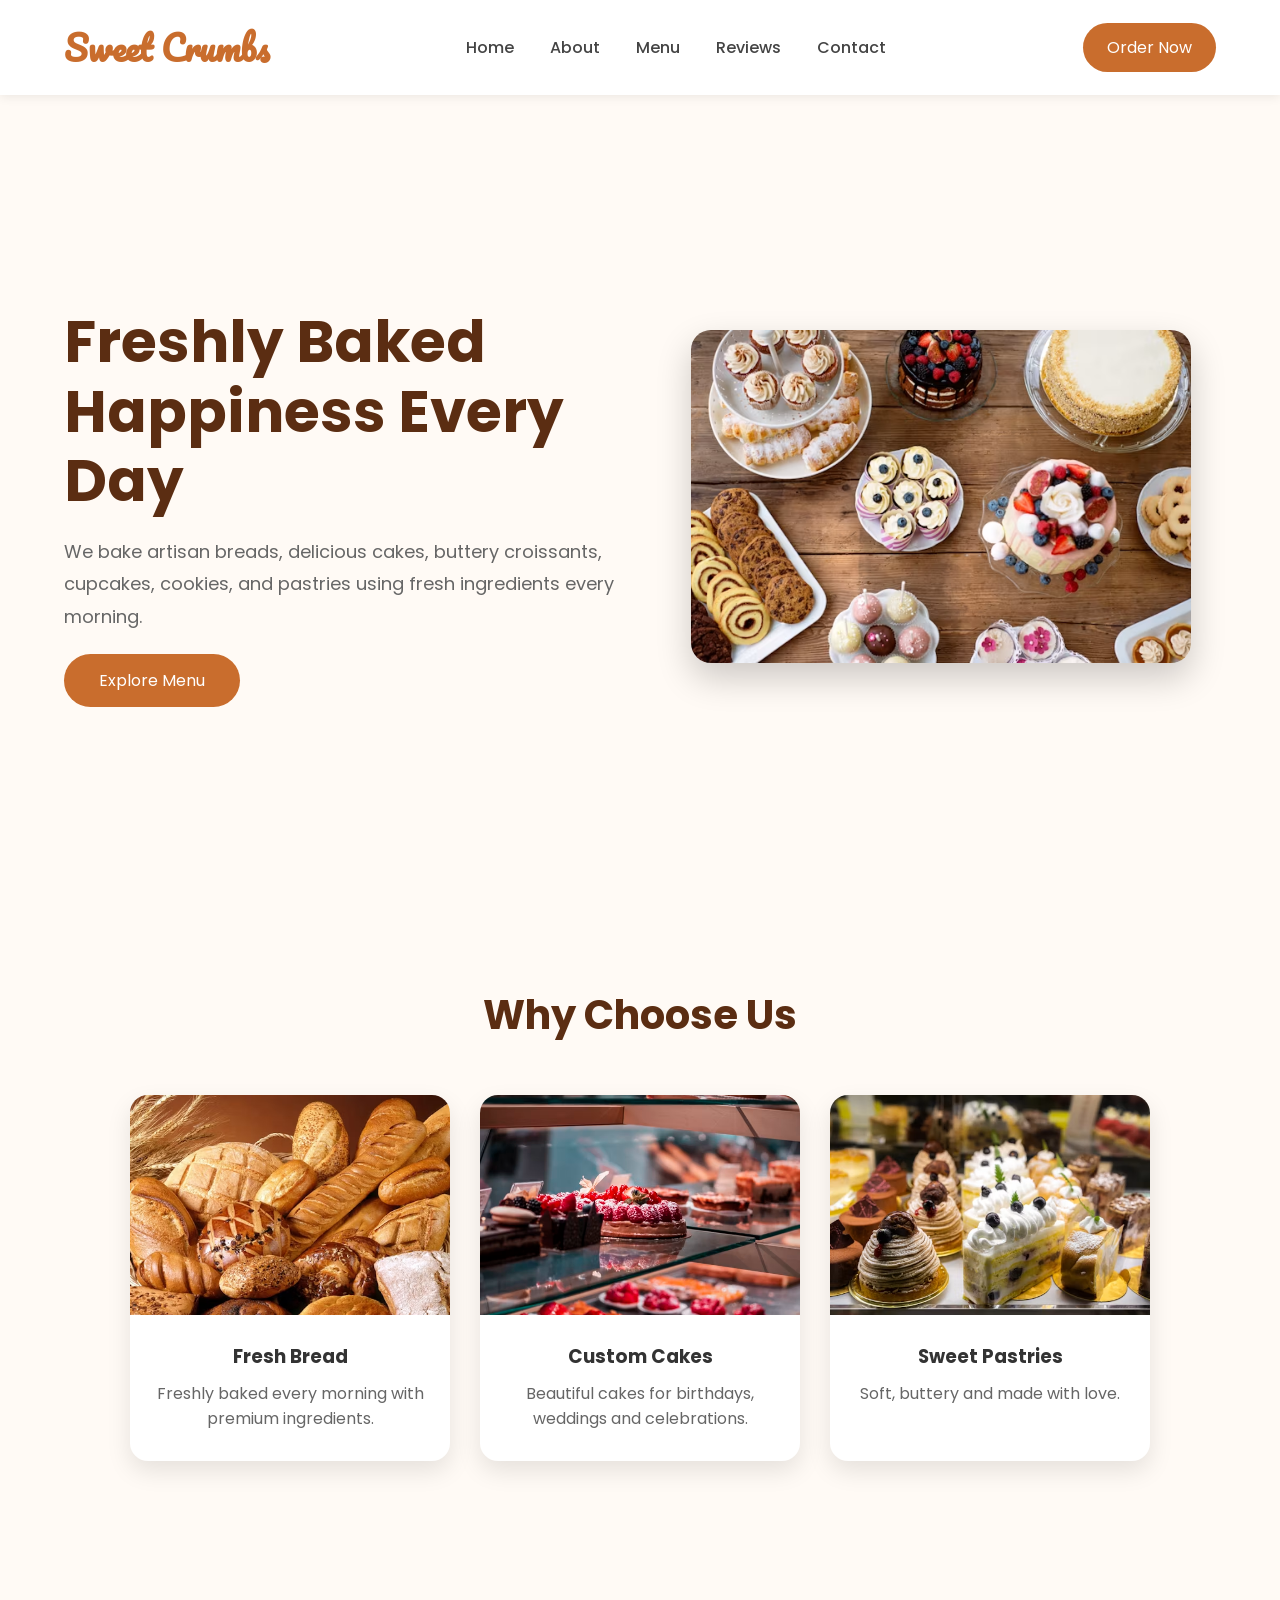
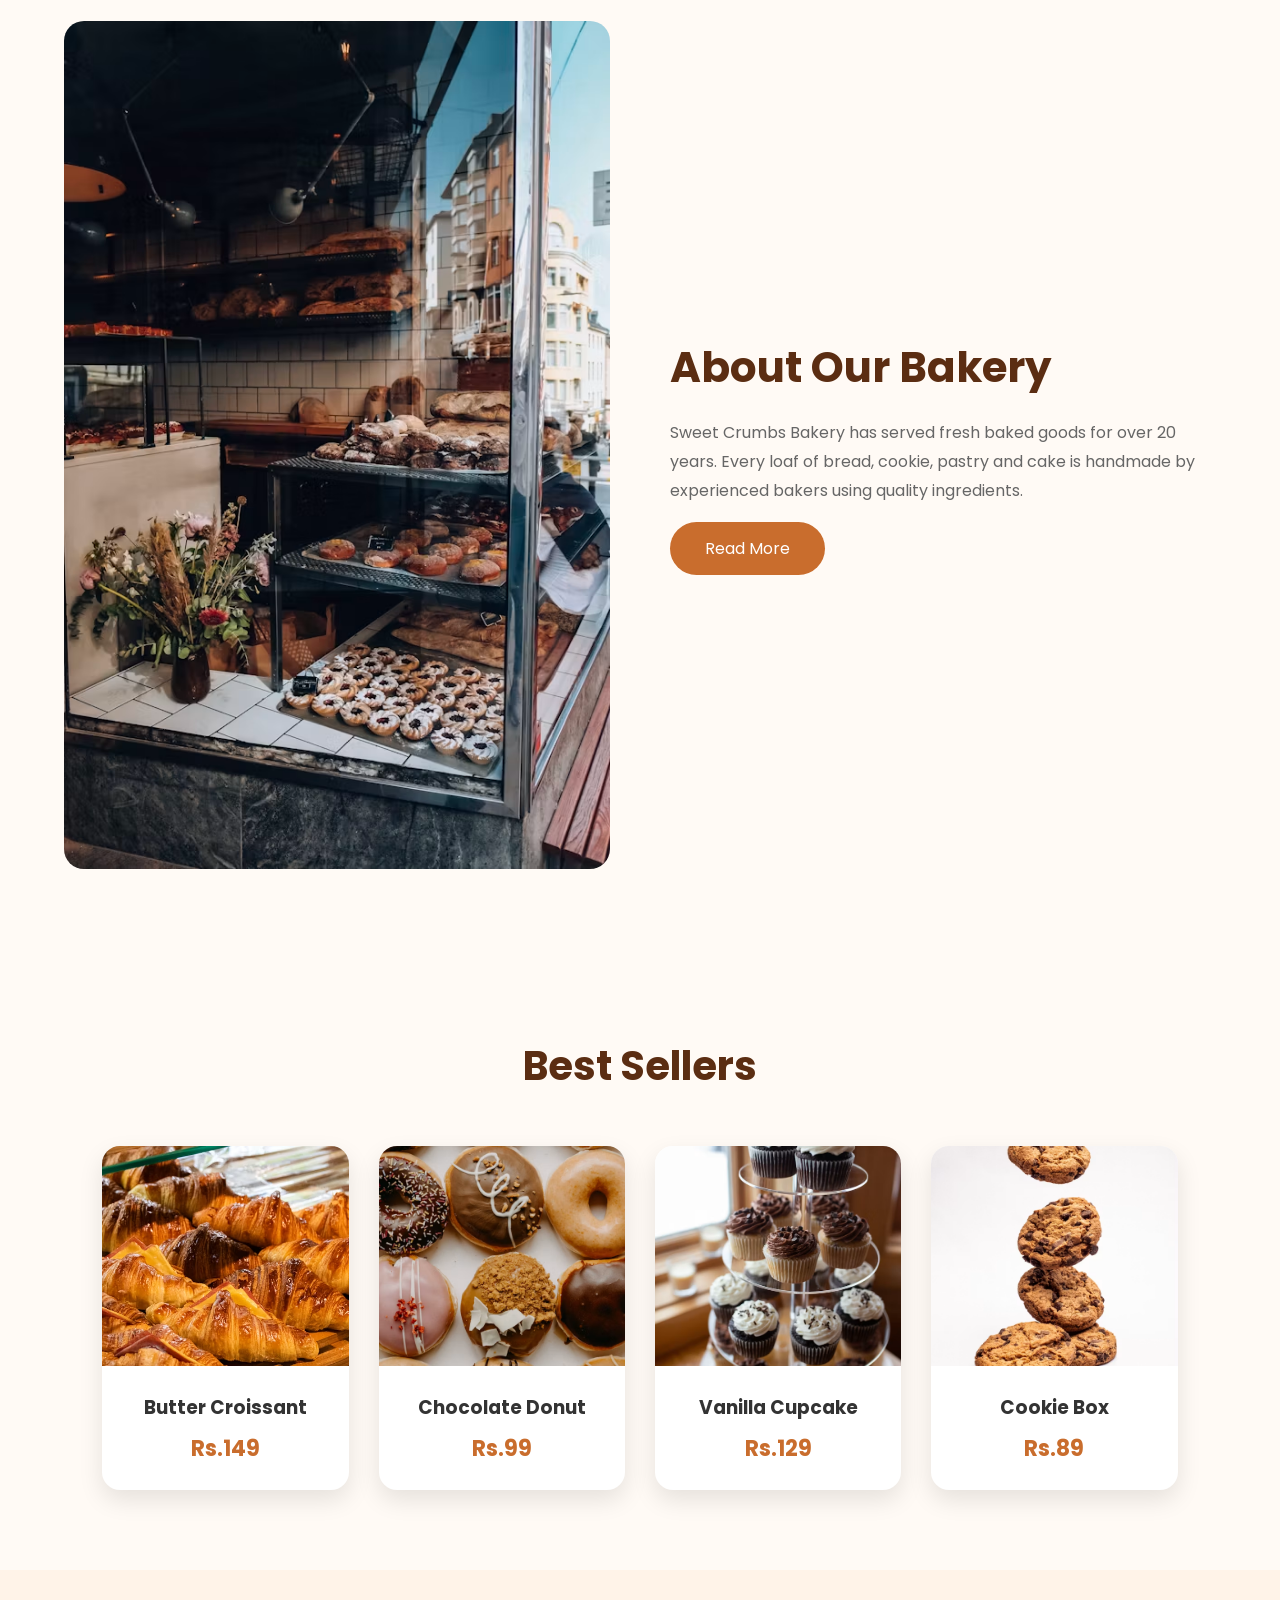
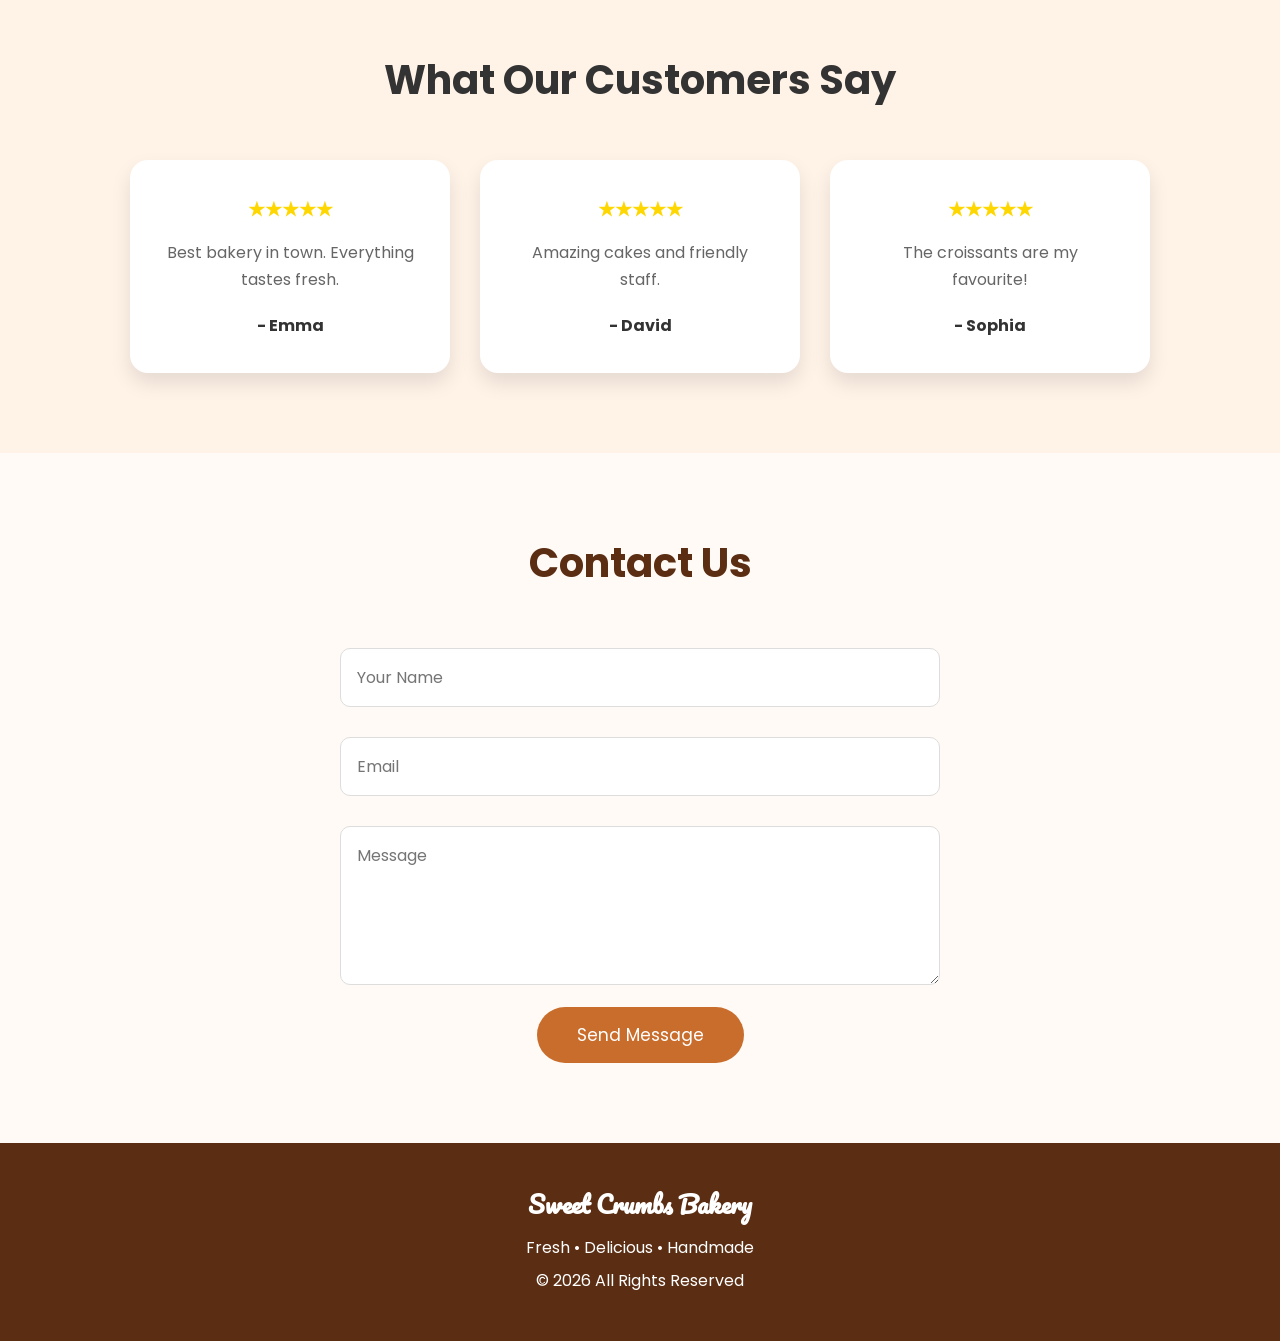
<file: WebDev-L1-LandingPage/index.html>
<!DOCTYPE html>
<html lang="en">

<head>
    <meta charset="UTF-8">
    <meta name="viewport" content="width=device-width, initial-scale=1.0">
    <title>Sweet Crumbs Bakery</title>

    <link rel="stylesheet" href="style.css">

    <link rel="preconnect" href="https://fonts.googleapis.com">
    <link rel="preconnect" href="https://fonts.gstatic.com" crossorigin>

    <link href="https://fonts.googleapis.com/css2?family=Poppins:wght@300;400;500;600;700&family=Pacifico&display=swap"
        rel="stylesheet">
</head>

<body>

    <!-- Navigation -->

    <header>

        <nav>

            <h2 class="logo">Sweet Crumbs</h2>

            <ul>

                <li><a href="#">Home</a></li>

                <li><a href="#about">About</a></li>

                <li><a href="#menu">Menu</a></li>

                <li><a href="#reviews">Reviews</a></li>

                <li><a href="#contact">Contact</a></li>

            </ul>

            <a href="#" class="btn">Order Now</a>

        </nav>

    </header>

    <!-- Hero -->

    <section class="hero">

        <div class="hero-text">

            <h1>Freshly Baked Happiness Every Day</h1>

            <p>
                We bake artisan breads, delicious cakes, buttery croissants,
                cupcakes, cookies, and pastries using fresh ingredients every morning.
            </p>

            <a href="#" class="hero-btn">Explore Menu</a>

        </div>

        <div class="hero-image">

            <img src="images/hero.avif" alt="Bakery">

        </div>

    </section>

    <!-- Features -->

    <section class="features">

        <h2>Why Choose Us</h2>

        <div class="feature-container">

            <div class="feature-card">

                <img src="images/bread.avif">

                <h3>Fresh Bread</h3>

                <p>
                    Freshly baked every morning with premium ingredients.
                </p>

            </div>

            <div class="feature-card">

                <img src="images/cake.avif">

                <h3>Custom Cakes</h3>

                <p>
                    Beautiful cakes for birthdays, weddings and celebrations.
                </p>

            </div>

            <div class="feature-card">

                <img src="images/pastry.avif">

                <h3>Sweet Pastries</h3>

                <p>
                    Soft, buttery and made with love.
                </p>

            </div>

        </div>

    </section>

    <!-- About -->

    <section class="about" id="about">

        <div class="about-image">

            <img src="images/about.avif">

        </div>

        <div class="about-text">

            <h2>About Our Bakery</h2>

            <p>

                Sweet Crumbs Bakery has served fresh baked goods for over
                20 years. Every loaf of bread, cookie, pastry and cake
                is handmade by experienced bakers using quality ingredients.

            </p>

            <a href="#" class="hero-btn">Read More</a>

        </div>

    </section>

    <!-- Menu -->

    <section class="menu" id="menu">

        <h2>Best Sellers</h2>

        <div class="menu-container">

            <div class="menu-card">

                <img src="images/cross.avif">

                <h3>Butter Croissant</h3>

                <p>Rs.149</p>

            </div>

            <div class="menu-card">

                <img src="images/donut.avif">

                <h3>Chocolate Donut</h3>

                <p>Rs.99</p>

            </div>

            <div class="menu-card">

                <img src="images/cupcake.avif">

                <h3>Vanilla Cupcake</h3>

                <p>Rs.129</p>

            </div>

            <div class="menu-card">

                <img src="images/cookie.avif">

                <h3>Cookie Box</h3>

                <p>Rs.89</p>

            </div>

        </div>

    </section>

    <!-- Reviews -->

    <section class="reviews" id="reviews">

        <h2>What Our Customers Say</h2>

        <div class="review-container">

            <div class="review-card">

                <h3>★★★★★</h3>

                <p>
                    Best bakery in town. Everything tastes fresh.
                </p>

                <h4>- Emma</h4>

            </div>

            <div class="review-card">

                <h3>★★★★★</h3>

                <p>
                    Amazing cakes and friendly staff.
                </p>

                <h4>- David</h4>

            </div>

            <div class="review-card">

                <h3>★★★★★</h3>

                <p>
                    The croissants are my favourite!
                </p>

                <h4>- Sophia</h4>

            </div>

        </div>

    </section>

    <!-- Contact -->

    <section class="contact" id="contact">

        <h2>Contact Us</h2>

        <form>

            <input type="text" placeholder="Your Name">

            <input type="email" placeholder="Email">

            <textarea rows="5" placeholder="Message"></textarea>

            <button>Send Message</button>

        </form>

    </section>

    <!-- Footer -->

    <footer>

        <h2>Sweet Crumbs Bakery</h2>

        <p>Fresh • Delicious • Handmade</p>

        <p>© 2026 All Rights Reserved</p>

    </footer>

</body>

</html>
</file>
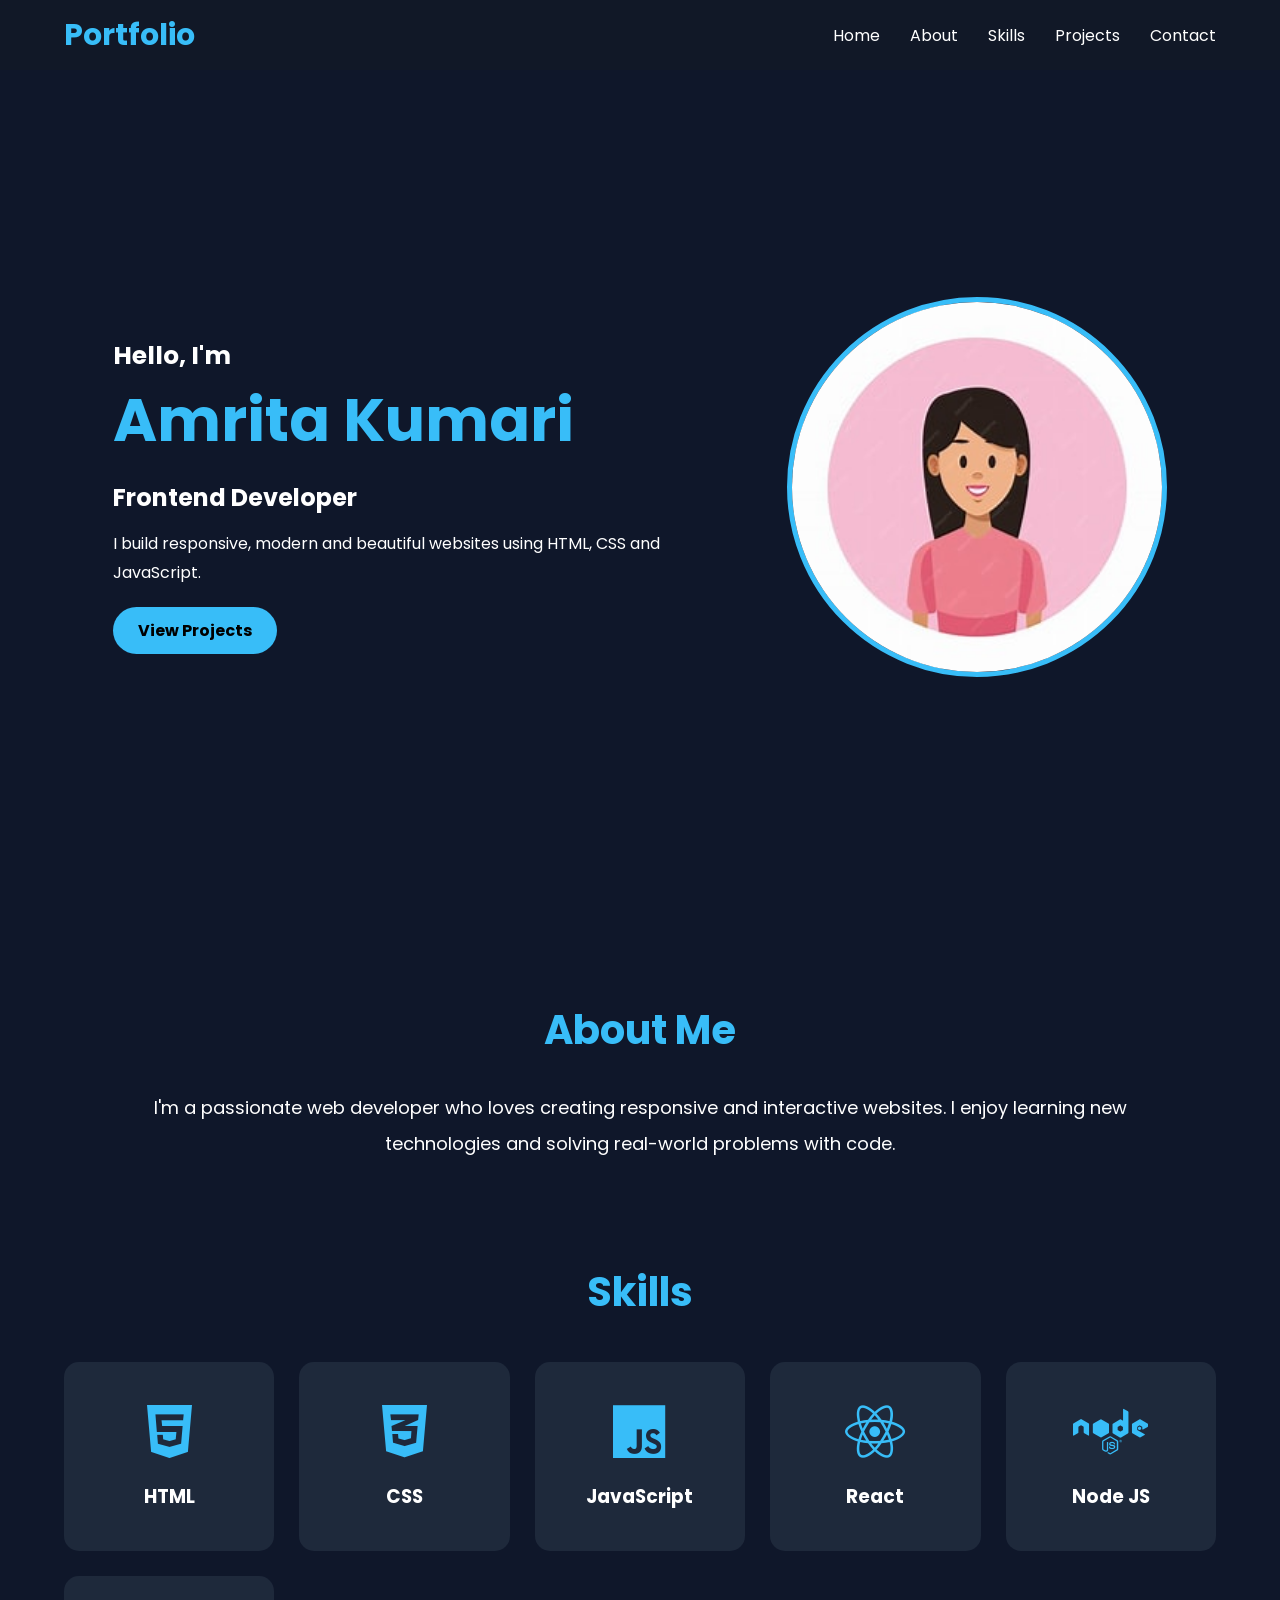
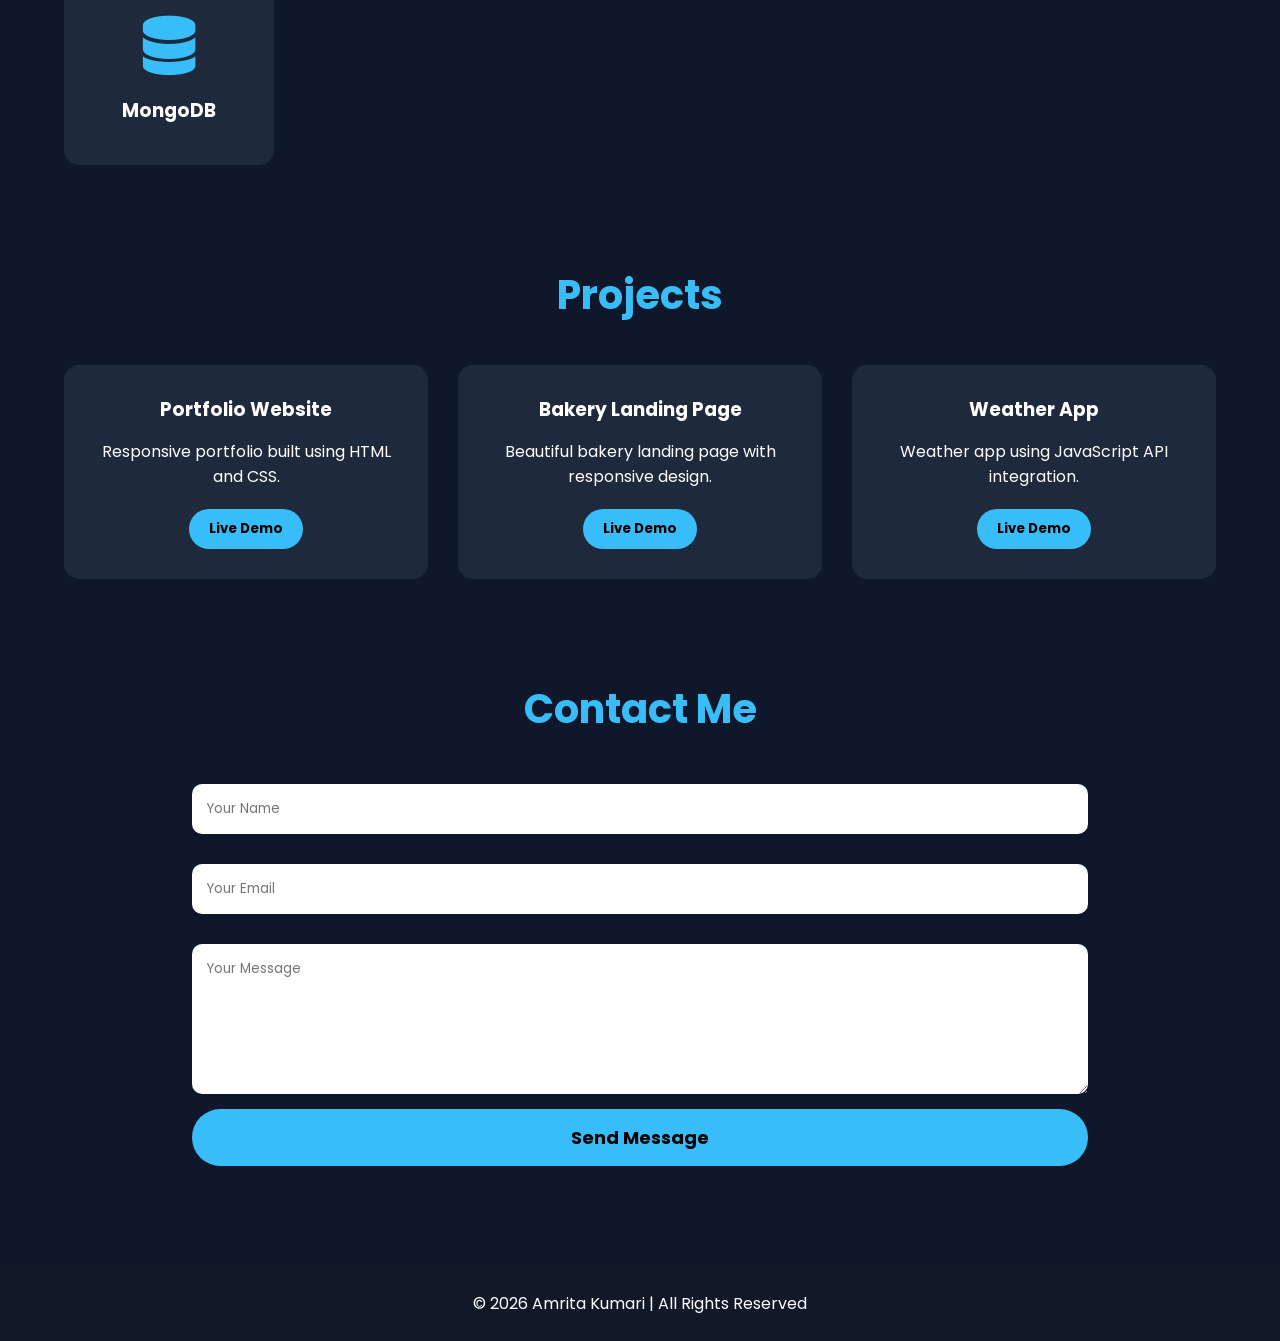
<file: WebDev-L1-Portfolio/index.html>
<!DOCTYPE html>
<html lang="en">
<head>
    <meta charset="UTF-8">
    <meta name="viewport" content="width=device-width, initial-scale=1.0">
    <title>Portfolio</title>
    <link rel="stylesheet" href="style.css">

    <!-- Font Awesome -->
    <link rel="stylesheet"
    href="https://cdnjs.cloudflare.com/ajax/libs/font-awesome/6.5.1/css/all.min.css">

    <!-- Google Font -->
    <link href="https://fonts.googleapis.com/css2?family=Poppins:wght@300;400;500;600;700&display=swap" rel="stylesheet">
</head>
<body>

<!-- Navigation -->

<header>
    <nav>
        <h2 class="logo">Portfolio</h2>

        <ul>
            <li><a href="#home">Home</a></li>
            <li><a href="#about">About</a></li>
            <li><a href="#skills">Skills</a></li>
            <li><a href="#projects">Projects</a></li>
            <li><a href="#contact">Contact</a></li>
        </ul>

    </nav>
</header>


<!-- Hero -->

<section class="hero" id="home">

    <div class="hero-text">

        <h3>Hello, I'm</h3>

        <h1>Amrita Kumari</h1>

        <h2>Frontend Developer</h2>

        <p>
            I build responsive, modern and beautiful websites
            using HTML, CSS and JavaScript.
        </p>

        <a href="#projects" class="btn">View Projects</a>

    </div>

    <div class="hero-image">

        <img src="mypfp.jpeg" alt="profile">

    </div>

</section>


<!-- About -->

<section class="about" id="about">

    <h2>About Me</h2>

    <p>
        I'm a passionate web developer who loves creating
        responsive and interactive websites.
        I enjoy learning new technologies and solving
        real-world problems with code.
    </p>

</section>


<!-- Skills -->

<section class="skills" id="skills">

<h2>Skills</h2>

<div class="skill-box">

<div class="card">
<i class="fa-brands fa-html5"></i>
<h3>HTML</h3>
</div>

<div class="card">
<i class="fa-brands fa-css3-alt"></i>
<h3>CSS</h3>
</div>

<div class="card">
<i class="fa-brands fa-js"></i>
<h3>JavaScript</h3>
</div>

<div class="card">
<i class="fa-brands fa-react"></i>
<h3>React</h3>
</div>

<div class="card">
<i class="fa-brands fa-node"></i>
<h3>Node JS</h3>
</div>

<div class="card">
<i class="fa-solid fa-database"></i>
<h3>MongoDB</h3>
</div>

</div>

</section>


<!-- Projects -->

<section class="projects" id="projects">

<h2>Projects</h2>

<div class="project-container">

<div class="project">

<h3>Portfolio Website</h3>

<p>
Responsive portfolio built using HTML and CSS.
</p>

<button>Live Demo</button>

</div>

<div class="project">

<h3>Bakery Landing Page</h3>

<p>
Beautiful bakery landing page with responsive design.
</p>

<button>Live Demo</button>

</div>

<div class="project">

<h3>Weather App</h3>

<p>
Weather app using JavaScript API integration.
</p>

<button>Live Demo</button>

</div>

</div>

</section>


<!-- Contact -->

<section class="contact" id="contact">

<h2>Contact Me</h2>

<form>

<input type="text" placeholder="Your Name">

<input type="email" placeholder="Your Email">

<textarea rows="6" placeholder="Your Message"></textarea>

<button>Send Message</button>

</form>

</section>


<footer>

<p>© 2026 Amrita Kumari | All Rights Reserved</p>

</footer>

</body>
</html>
</file>
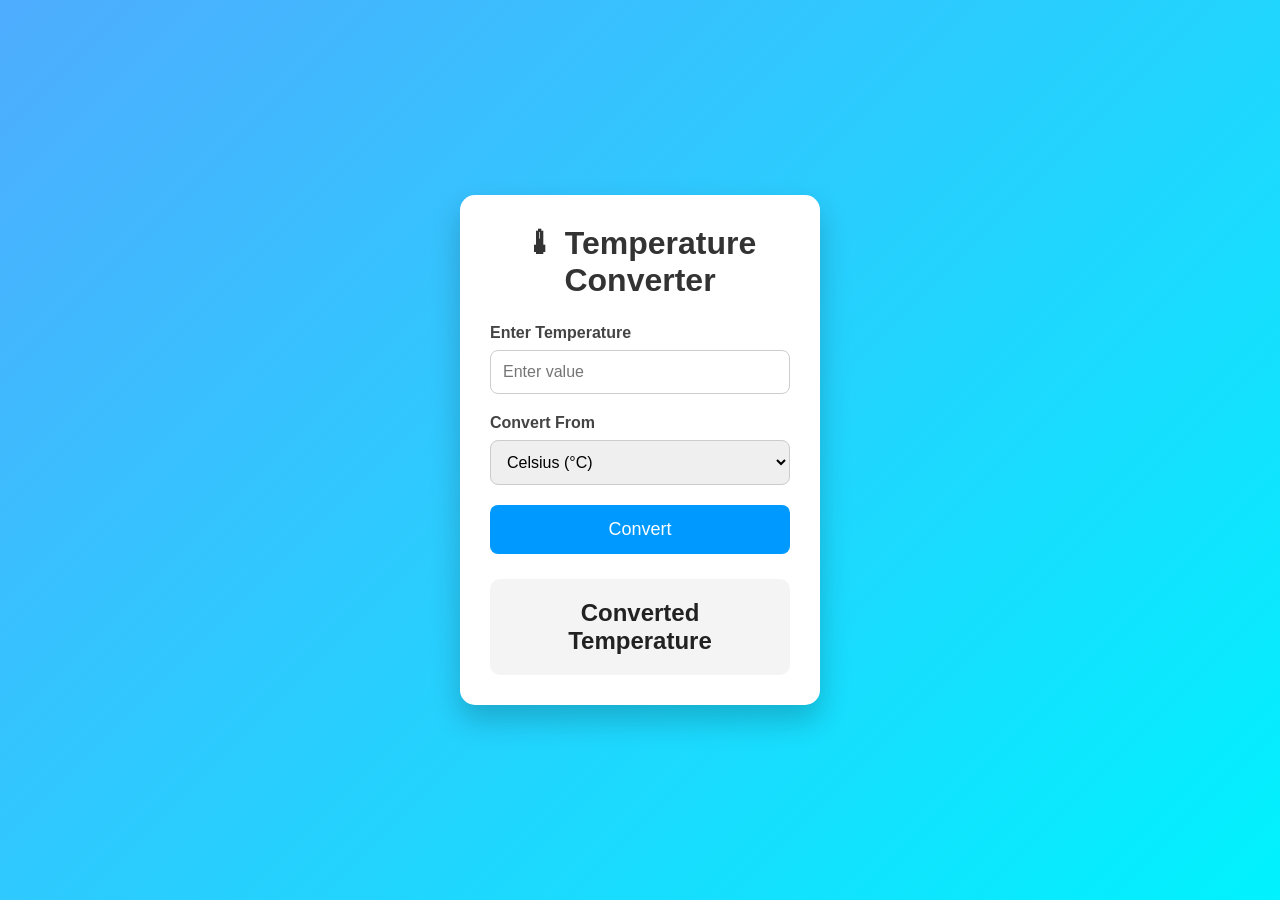
<file: WebDev-L1-TemperatureConverterWebsite/index.html>
<!DOCTYPE html>
<html lang="en">
<head>
    <meta charset="UTF-8">
    <meta name="viewport" content="width=device-width, initial-scale=1.0">
    <title>Temperature Converter</title>

    <link rel="stylesheet" href="style.css">
</head>
<body>

<div class="container">

    <h1>🌡 Temperature Converter</h1>

    <div class="input-group">

        <label>Enter Temperature</label>

        <input
            type="number"
            id="temperature"
            placeholder="Enter value">

    </div>

    <div class="input-group">

        <label>Convert From</label>

        <select id="unit">

            <option value="celsius">Celsius (°C)</option>

            <option value="fahrenheit">Fahrenheit (°F)</option>

            <option value="kelvin">Kelvin (K)</option>

        </select>

    </div>

    <button onclick="convertTemp()">
        Convert
    </button>

    <div class="result">

        <h2 id="output">
            Converted Temperature
        </h2>

    </div>

</div>

<script src="script.js"></script>

</body>
</html>
</file>
<file: WebDev-L1-LandingPage/style.css>
/* Google Font */
*{
    margin:0;
    padding:0;
    box-sizing:border-box;
    font-family:'Poppins',sans-serif;
    scroll-behavior:smooth;
}

body{
    background:#fffaf5;
    color:#333;
}

/* ================= NAVBAR ================= */

header{
    width:100%;
    background:#fff;
    box-shadow:0 2px 10px rgba(0,0,0,.08);
    position:sticky;
    top:0;
    z-index:100;
}

nav{
    width:90%;
    margin:auto;
    display:flex;
    justify-content:space-between;
    align-items:center;
    padding:18px 0;
}

.logo{
    font-family:'Pacifico',cursive;
    font-size:34px;
    color:#c96d2d;
}

nav ul{
    display:flex;
    list-style:none;
}

nav ul li{
    margin:0 18px;
}

nav ul li a{
    text-decoration:none;
    color:#444;
    font-weight:500;
    transition:.3s;
}

nav ul li a:hover{
    color:#c96d2d;
}

.btn{
    text-decoration:none;
    background:#c96d2d;
    color:white;
    padding:12px 24px;
    border-radius:30px;
    transition:.3s;
}

.btn:hover{
    background:#8d4d1d;
}

/* ================= HERO ================= */

.hero{
    width:90%;
    margin:auto;
    min-height:90vh;
    display:flex;
    justify-content:space-between;
    align-items:center;
    gap:50px;
}

.hero-text{
    flex:1;
}

.hero-text h1{
    font-size:58px;
    color:#5b2d12;
    margin-bottom:20px;
    line-height:1.2;
}

.hero-text p{
    font-size:18px;
    color:#666;
    line-height:1.8;
    margin-bottom:35px;
}

.hero-btn{
    text-decoration:none;
    background:#c96d2d;
    color:white;
    padding:15px 35px;
    border-radius:40px;
    transition:.3s;
}

.hero-btn:hover{
    background:#8d4d1d;
}

.hero-image{
    flex:1;
    text-align:center;
}

.hero-image img{
    width:100%;
    max-width:500px;
    border-radius:20px;
    box-shadow:0 15px 35px rgba(0,0,0,.2);
}

/* ================= FEATURES ================= */

.features{
    padding:80px 8%;
    text-align:center;
}

.features h2{
    font-size:40px;
    margin-bottom:50px;
    color:#5b2d12;
}

.feature-container{
    display:flex;
    gap:30px;
    justify-content:center;
    flex-wrap:wrap;
}

.feature-card{
    background:white;
    width:320px;
    border-radius:18px;
    overflow:hidden;
    box-shadow:0 10px 25px rgba(0,0,0,.1);
    transition:.4s;
}

.feature-card:hover{
    transform:translateY(-10px);
}

.feature-card img{
    width:100%;
    height:220px;
    object-fit:cover;
}

.feature-card h3{
    margin:20px 0 10px;
}

.feature-card p{
    padding:0 20px 30px;
    color:#666;
}

/* ================= ABOUT ================= */

.about{
    width:90%;
    margin:80px auto;
    display:flex;
    align-items:center;
    gap:60px;
    flex-wrap:wrap;
}

.about-image,
.about-text{
    flex:1;
}

.about-image img{
    width:100%;
    border-radius:20px;
}

.about-text h2{
    font-size:42px;
    margin-bottom:20px;
    color:#5b2d12;
}

.about-text p{
    line-height:1.8;
    margin-bottom:30px;
    color:#666;
}

/* ================= MENU ================= */

.menu{
    padding:80px 8%;
    text-align:center;
}

.menu h2{
    font-size:40px;
    margin-bottom:50px;
    color:#5b2d12;
}

.menu-container{
    display:grid;
    grid-template-columns:repeat(auto-fit,minmax(240px,1fr));
    gap:30px;
}

.menu-card{
    background:white;
    border-radius:18px;
    overflow:hidden;
    box-shadow:0 10px 25px rgba(0,0,0,.1);
    transition:.4s;
}

.menu-card:hover{
    transform:scale(1.05);
}

.menu-card img{
    width:100%;
    height:220px;
    object-fit:cover;
}

.menu-card h3{
    margin:20px 0 10px;
}

.menu-card p{
    color:#c96d2d;
    font-size:22px;
    font-weight:bold;
    margin-bottom:25px;
}

/* ================= REVIEWS ================= */

.reviews{
    padding:80px 8%;
    background:#fff3e8;
    text-align:center;
}

.reviews h2{
    font-size:40px;
    margin-bottom:50px;
}

.review-container{
    display:flex;
    justify-content:center;
    gap:30px;
    flex-wrap:wrap;
}

.review-card{
    width:320px;
    background:white;
    padding:35px;
    border-radius:18px;
    box-shadow:0 10px 20px rgba(0,0,0,.1);
}

.review-card h3{
    color:gold;
    margin-bottom:15px;
}

.review-card p{
    color:#666;
    line-height:1.7;
}

.review-card h4{
    margin-top:20px;
}

/* ================= CONTACT ================= */

.contact{
    padding:80px 8%;
    text-align:center;
}

.contact h2{
    font-size:40px;
    margin-bottom:40px;
    color:#5b2d12;
}

form{
    width:600px;
    max-width:100%;
    margin:auto;
}

input,
textarea{
    width:100%;
    padding:16px;
    margin:15px 0;
    border:1px solid #ddd;
    border-radius:10px;
    outline:none;
    font-size:16px;
}

button{
    padding:15px 40px;
    border:none;
    background:#c96d2d;
    color:white;
    font-size:17px;
    border-radius:30px;
    cursor:pointer;
    transition:.3s;
}

button:hover{
    background:#8d4d1d;
}

/* ================= FOOTER ================= */

footer{
    background:#5b2d12;
    color:white;
    text-align:center;
    padding:40px 20px;
}

footer h2{
    font-family:'Pacifico',cursive;
    margin-bottom:10px;
}

footer p{
    margin:8px 0;
}

/* ================= RESPONSIVE ================= */

@media(max-width:900px){

nav{
    flex-direction:column;
}

nav ul{
    margin:20px 0;
    flex-wrap:wrap;
    justify-content:center;
}

.hero{
    flex-direction:column-reverse;
    text-align:center;
    padding-top:50px;
}

.hero-text h1{
    font-size:42px;
}

.about{
    flex-direction:column;
    text-align:center;
}

}
</file>
<file: WebDev-L1-Portfolio/style.css>
*{
    margin:0;
    padding:0;
    box-sizing:border-box;
    font-family:'Poppins',sans-serif;
}

html{
    scroll-behavior:smooth;
}

body{
    background:#0f172a;
    color:white;
}

/* Navbar */

header{
    width:100%;
    position:fixed;
    top:0;
    background:#111827;
    z-index:1000;
}

nav{
    width:90%;
    margin:auto;
    height:70px;
    display:flex;
    justify-content:space-between;
    align-items:center;
}

.logo{
    color:#38bdf8;
    font-size:30px;
}

nav ul{
    display:flex;
    list-style:none;
}

nav ul li{
    margin-left:30px;
}

nav ul li a{
    color:white;
    text-decoration:none;
    transition:.3s;
}

nav ul li a:hover{
    color:#38bdf8;
}

/* Hero */

.hero{
    min-height:100vh;
    display:flex;
    justify-content:space-around;
    align-items:center;
    width:90%;
    margin:auto;
    padding-top:80px;
}

.hero-text{
    width:50%;
}

.hero h3{
    font-size:25px;
}

.hero h1{
    font-size:60px;
    color:#38bdf8;
}

.hero h2{
    margin:15px 0;
}

.hero p{
    line-height:1.8;
    margin-bottom:30px;
}

.btn{
    background:#38bdf8;
    padding:12px 25px;
    text-decoration:none;
    color:black;
    border-radius:30px;
    font-weight:bold;
}

.hero-image img{
    width:380px;
    border-radius:50%;
    border:5px solid #38bdf8;
}

/* About */

.about{
    width:80%;
    margin:100px auto;
    text-align:center;
}

.about h2{
    margin-bottom:30px;
    font-size:40px;
    color:#38bdf8;
}

.about p{
    font-size:18px;
    line-height:2;
}

/* Skills */

.skills{
    width:90%;
    margin:auto;
    text-align:center;
}

.skills h2{
    font-size:40px;
    margin-bottom:40px;
    color:#38bdf8;
}

.skill-box{
    display:grid;
    grid-template-columns:repeat(auto-fit,minmax(200px,1fr));
    gap:25px;
}

.card{
    background:#1e293b;
    padding:40px;
    border-radius:15px;
    transition:.4s;
}

.card:hover{
    transform:translateY(-10px);
}

.card i{
    font-size:60px;
    color:#38bdf8;
    margin-bottom:20px;
}

/* Projects */

.projects{
    width:90%;
    margin:100px auto;
    text-align:center;
}

.projects h2{
    margin-bottom:40px;
    font-size:40px;
    color:#38bdf8;
}

.project-container{
    display:grid;
    grid-template-columns:repeat(auto-fit,minmax(280px,1fr));
    gap:30px;
}

.project{
    background:#1e293b;
    padding:30px;
    border-radius:15px;
}

.project h3{
    margin-bottom:15px;
}

.project p{
    margin-bottom:20px;
}

.project button{
    padding:10px 20px;
    border:none;
    background:#38bdf8;
    border-radius:30px;
    cursor:pointer;
    font-weight:bold;
}

/* Contact */

.contact{
    width:70%;
    margin:100px auto;
    text-align:center;
}

.contact h2{
    margin-bottom:30px;
    color:#38bdf8;
    font-size:40px;
}

form{
    display:flex;
    flex-direction:column;
}

input,
textarea{
    margin:15px 0;
    padding:15px;
    border:none;
    border-radius:10px;
    outline:none;
}

form button{
    padding:15px;
    border:none;
    background:#38bdf8;
    border-radius:30px;
    cursor:pointer;
    font-size:18px;
    font-weight:bold;
}

/* Footer */

footer{
    background:#111827;
    text-align:center;
    padding:25px;
}

/* Responsive */

@media(max-width:768px){

.hero{
    flex-direction:column;
    text-align:center;
}

.hero-text{
    width:100%;
}

.hero h1{
    font-size:45px;
}

.hero-image img{
    width:280px;
    margin-top:40px;
}

nav{
    flex-direction:column;
    height:auto;
    padding:20px;
}

nav ul{
    margin-top:15px;
    flex-wrap:wrap;
    justify-content:center;
}

nav ul li{
    margin:10px;
}

.contact{
    width:90%;
}

}
</file>
<file: WebDev-L1-TemperatureConverterWebsite/style.css>
*{
    margin:0;
    padding:0;
    box-sizing:border-box;
    font-family:Arial, Helvetica, sans-serif;
}

body{

    height:100vh;

    display:flex;

    justify-content:center;

    align-items:center;

    background:linear-gradient(135deg,#4facfe,#00f2fe);

}

.container{

    width:360px;

    background:white;

    padding:30px;

    border-radius:15px;

    box-shadow:0 15px 30px rgba(0,0,0,.2);

}

h1{

    text-align:center;

    margin-bottom:25px;

    color:#333;

}

.input-group{

    margin-bottom:20px;

}

label{

    display:block;

    margin-bottom:8px;

    color:#444;

    font-weight:bold;

}

input,select{

    width:100%;

    padding:12px;

    border:1px solid #ccc;

    border-radius:8px;

    font-size:16px;

}

button{

    width:100%;

    padding:14px;

    background:#0099ff;

    color:white;

    border:none;

    border-radius:8px;

    cursor:pointer;

    font-size:18px;

    transition:.3s;

}

button:hover{

    background:#0077cc;

}

.result{

    margin-top:25px;

    padding:20px;

    background:#f4f4f4;

    border-radius:10px;

    text-align:center;

}

.result h2{

    color:#222;

    font-size:24px;

}

@media(max-width:400px){

.container{

    width:90%;

}

}
</file>
